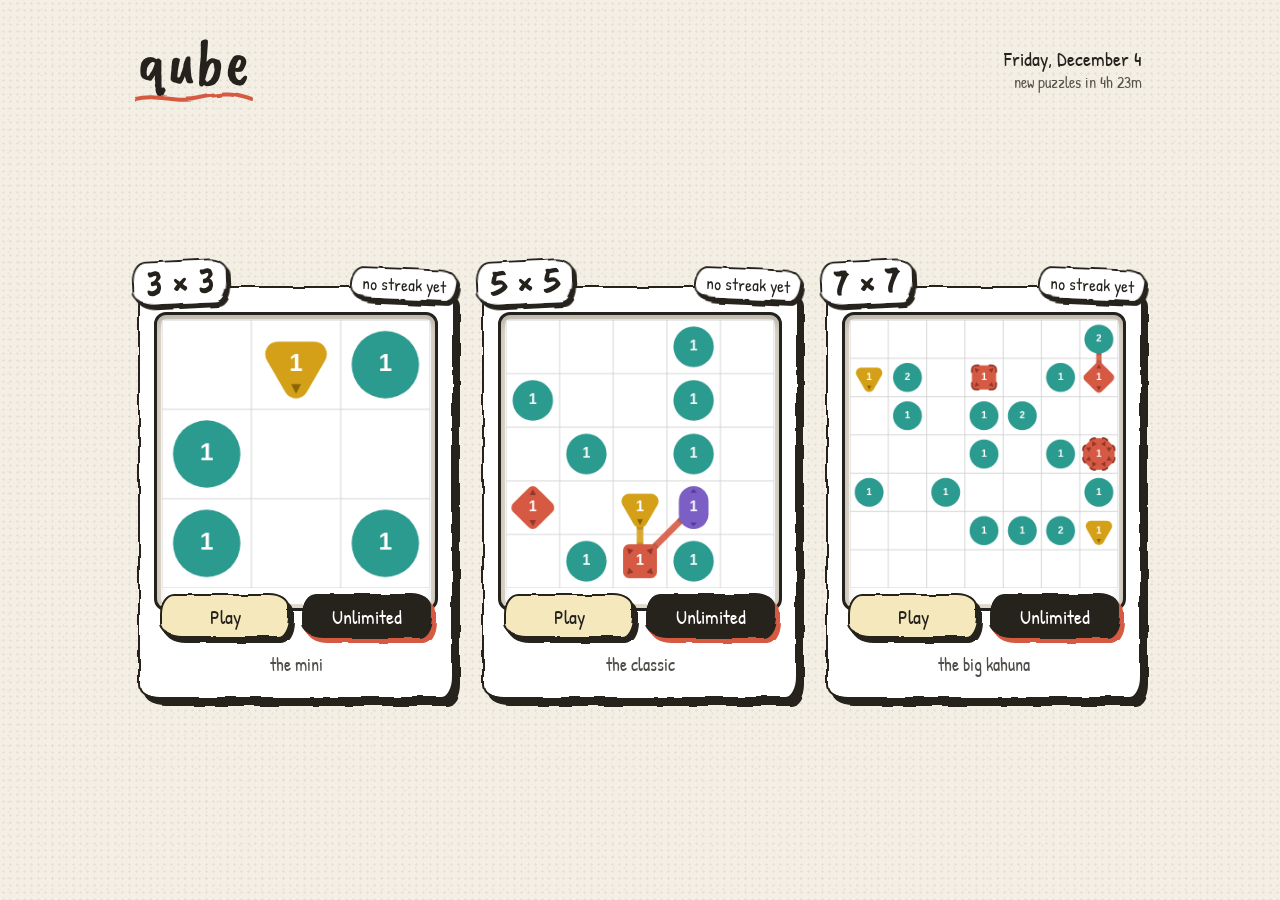
<file: index.html>
<!DOCTYPE html>
<html lang="en">
<head>
    <meta charset="UTF-8">
    <meta name="viewport" content="width=device-width, initial-scale=1">
    <title>qube</title>
    <link rel="preconnect" href="https://fonts.googleapis.com">
    <link rel="preconnect" href="https://fonts.gstatic.com" crossorigin>
    <link href="https://fonts.googleapis.com/css2?family=Caveat+Brush&family=Patrick+Hand&display=swap" rel="stylesheet">
    <link rel="stylesheet" href="paper.css">
</head>
<body class="paper home">
<main class="wrap">
    <header class="top">
        <h1 class="brand">qube<svg class="ul wob" viewBox="0 0 200 12" preserveAspectRatio="none" aria-hidden="true"><path d="M2 7 C 40 1, 70 12, 110 6 S 170 2, 198 8" fill="none" stroke="#d65a43" stroke-width="4" stroke-linecap="round"/></svg></h1>
        <div class="meta">
            <div id="today"></div>
            <small id="countdown"></small>
        </div>
    </header>
    <section id="cards" class="cards" aria-label="Choose a board size"></section>
</main>
<script type="module" src="home.js"></script>
</body>
</html>
</file>
<file: paper.css>
/* Paper and ink: the look of the home page and the page around the game board.
   The board itself (the canvas) is never styled or wobbled. */

:root {
    --ink: #25221d;
    --paper: #f4efe4;
    --white: #ffffff;
    --coral: #d65a43;
    --green: #2b7a46;
    --font-head: "Caveat Brush", "Segoe Print", "Bradley Hand", cursive;
    --font-body: "Patrick Hand", "Segoe Print", "Bradley Hand", cursive;
    /* the three wobble frames (defined by ink.js) */
    --wobble-1: url(#ink-a);
    --wobble-2: url(#ink-b);
    --wobble-3: url(#ink-c);
    --wobble-step: 0.42s;
}

body.paper {
    margin: 0;
    min-height: 100vh;
    color: var(--ink);
    font-family: var(--font-body), cursive;
    font-size: 18px;
    background-color: var(--paper);
    background-image: radial-gradient(rgba(60, 45, 20, 0.07) 1px, transparent 1.2px), radial-gradient(rgba(60, 45, 20, 0.04) 1px, transparent 1.2px);
    background-size: 7px 7px, 11px 11px;
    background-position: 0 0, 3px 4px;
}

body.paper * {
    box-sizing: border-box;
}

body.paper a {
    color: inherit;
    text-decoration: none;
}

/* ---------- the wobble ---------- */

@keyframes boil {
    0% { filter: var(--wobble-1); }
    33.4% { filter: var(--wobble-2); }
    66.8% { filter: var(--wobble-3); }
    100% { filter: var(--wobble-1); }
}

.wob {
    filter: var(--wobble-1);
    animation: boil calc(var(--wobble-step) * 3) steps(1) infinite;
}

@media (prefers-reduced-motion: reduce) {
    .wob {
        animation: none;
    }
}

/* ---------- raised pieces ----------
   A raised piece (.up) is its content over a `.line` layer: a hard shadow and
   a face with an inked edge. Only the `.line` layer wobbles. */

.up {
    position: relative;
    isolation: isolate;   /* the .line layer sits behind this piece's own content, never behind the page */
    --sx: 4px;
    --sy: 5px;
    --face: var(--white);
    --edge: var(--ink);
    --shade: var(--ink);
    border-radius: 14px 20px 13px 22px / 20px 13px 22px 14px;
}

.up > .line {
    position: absolute;
    inset: 0;
    z-index: -1;
    border-radius: inherit;
    pointer-events: none;
}

.up > .line::before,
.up > .line::after {
    content: "";
    position: absolute;
    inset: 0;
    border-radius: inherit;
}

.up > .line::before {
    background: var(--shade);
    transform: translate(var(--sx), var(--sy));
}

.up > .line::after {
    background: var(--face);
    border: 2.6px solid var(--edge);
}

.up.fill {
    --face: var(--ink);
    --shade: var(--coral);
    color: var(--white);
}

/* Play, while the day is still to be won: a pale tint of the starter-piece yellow, so it is the button the eye
   goes to. Once won, the button (now Review) goes back to plain white. */
.up.unsolved {
    --face: #f5e8bd;
}

.up.flat {
    --sx: 0px;
    --sy: 0px;
}

.up.flat > .line::before {
    display: none;
}

/* ---------- buttons and pills ---------- */

.btn,
.pill {
    appearance: none;
    border: 0;
    background: none;
    font: inherit;
    color: inherit;
    text-align: center;
    cursor: pointer;
    display: inline-block;
}

.btn {
    padding: 9px 12px 8px;
    font-size: 20px;
    --sx: 4px;
    --sy: 5px;
}

.pill {
    padding: 5px 18px 6px;
    font-size: 20px;
    --sx: 3px;
    --sy: 4px;
}

.btn:disabled {
    cursor: default;
    opacity: 0.5;
}

.btn:focus-visible,
.pill:focus-visible,
.pool-node:focus-visible,
body.paper a:focus-visible {
    outline: 3px solid var(--coral);
    outline-offset: 4px;
}

/* ---------- the page frame ---------- */

.wrap {
    max-width: 1060px;
    margin: 0 auto;
    padding: 30px 28px 48px;
}

/* the home page: the header at the top, the three cards centered in the space
   that is left, and the note at the bottom */
body.home .wrap {
    min-height: 100vh;
    display: flex;
    flex-direction: column;
}

body.home .cards {
    margin-block: auto;
}

.top {
    display: flex;
    align-items: flex-end;
    justify-content: space-between;
    gap: 16px;
    margin-bottom: 38px;
}

.brand {
    margin: 0;
    font: 400 64px/1 var(--font-head);
    letter-spacing: 1px;
    position: relative;
    display: inline-block;
}

.brand .ul {
    position: absolute;
    left: -4px;
    right: -4px;
    bottom: -10px;
    width: calc(100% + 8px);
    height: 12px;
}

.meta {
    text-align: right;
    line-height: 1.35;
    font-size: 20px;
}

.meta small {
    display: block;
    font-size: 16px;
    opacity: 0.75;
}

/* ---------- home: the three mode cards ---------- */

.cards {
    display: grid;
    grid-template-columns: repeat(3, 1fr);
    gap: 34px 28px;
}

.card {
    padding: 26px 16px 22px;
    --sx: 6px;
    --sy: 7px;
}

/* the board: a little screen set into the card */
.screen {
    position: relative;
    background: var(--white);
    border: 3px solid var(--ink);
    border-radius: 12px;
    padding: 5px 5px 20px;   /* a thicker chin: the buttons overlap it, not the board */
    box-shadow: inset 0 5px 12px rgba(0, 0, 0, 0.22), inset 0 0 0 4px #e6e0d2;
}

.screen canvas {
    display: block;
    width: 100%;
    height: auto;
}

/* tags that float above the screen */
.tag {
    position: absolute;
    z-index: 3;
    --sx: 3px;
    --sy: 4px;
}

.tag.size {
    left: -6px;
    top: -26px;
    padding: 2px 14px 3px;
    font: 400 38px/1.05 var(--font-head);
    transform: rotate(-3deg);
}

.tag.streak {
    right: -4px;
    top: -18px;
    padding: 5px 12px;
    font-size: 17px;
    display: flex;
    align-items: center;
    gap: 5px;
    transform: rotate(2.5deg);
}

/* a streak is one flame with the numeral inside it: no pill, just the flame */
.tag.streak.has-roman {
    font: 400 28px/1.15 var(--font-head);
    letter-spacing: 1px;
    top: -44px;
    right: -6px;
    min-width: 54px;
    height: 68px;
    padding: 0 13px 13px;
    box-sizing: border-box;
    justify-content: center;
    align-items: flex-end;
    transform: rotate(2deg);
}

/* from V (five days) up the flame is full size */
.tag.streak.has-roman.big {
    top: -54px;
    min-width: 68px;
    height: 86px;
    padding: 0 16px 16px;
}

.tag.streak.has-roman.big .num {
    font-size: 31px;
}

.tag.streak.has-roman > .line {
    display: none;
}

.tag.streak .flame {
    position: absolute;
    inset: 0;
    z-index: 0;
    pointer-events: none;
}

.tag.streak .flame svg {
    display: block;
    width: 100%;
    height: 100%;
    overflow: visible;
}

.tag.streak .num {
    position: relative;
    z-index: 1;
    font-size: 25px;
    line-height: 1;
}

.flame path {
    stroke: var(--ink);
    stroke-linejoin: round;
    stroke-width: 2.4;
    vector-effect: non-scaling-stroke;
}

.flame .shadow { fill: var(--ink); }
.flame .outer { fill: var(--coral); }
.flame .middle { fill: #ec8a3b; stroke-width: 0; }
.flame .core { fill: #f6c453; stroke-width: 0; }

.flame .outer, .flame .middle, .flame .core {
    transform-box: fill-box;
    transform-origin: 50% 100%;
    animation: flicker 0.84s steps(1) infinite;
}

.tag.streak.blue .flame .outer { fill: #3f7fd6; }
.tag.streak.blue .flame .middle { fill: #6fb1f2; }
.tag.streak.blue .flame .core { fill: #d8eeff; }
.flame path.middle { animation-delay: -0.28s; }
.flame path.core { animation-delay: -0.56s; }

@keyframes flicker {
    0% { transform: scale(1, 1) skewX(0deg); }
    33.4% { transform: scale(0.96, 0.9) skewX(-3deg); }
    66.8% { transform: scale(1.03, 1.05) skewX(3deg); }
    100% { transform: scale(1, 1) skewX(0deg); }
}

@media (prefers-reduced-motion: reduce) {
    .flame .outer, .flame .middle, .flame .core { animation: none; }
}

.card .btns {
    display: flex;
    gap: 12px;
    margin-top: -17px;
    padding: 0 6px;
    position: relative;
    z-index: 3;
}

.card .btns .btn {
    flex: 1;
}

.card .sub {
    margin: 14px 0 0;
    text-align: center;
    opacity: 0.8;
}

.foot {
    margin-top: 44px;
    text-align: center;
    font-size: 16px;
    opacity: 0.7;
}

/* ---------- narrow screens ---------- */

@media (max-width: 860px) {
    .cards {
        grid-template-columns: 1fr;
        max-width: 400px;
        margin: 0 auto;
        gap: 50px;
    }

    .brand {
        font-size: 52px;
    }
}

@media (max-width: 520px) {
    .top {
        flex-direction: column;
        align-items: flex-start;
    }

    .meta {
        text-align: left;
    }
}
</file>
<file: style.css>
body {
    font-family: sans-serif;
    user-select: none;
    -webkit-user-select: none;
}

#game-container {
    display: flex;
    gap: 24px;
    align-items: flex-start;
    padding: 20px;
}

#canvas {
    touch-action: none;
    image-rendering: pixelated;
    -webkit-user-drag: none;
}

#canvas-container {
    text-align: center;
}

#pool {
    display: flex;
    gap: 8px;
    justify-content: center;
    margin-top: 12px;
    min-height: 52px;
}

.pool-node {
    width: 52px;
    height: 52px;
    cursor: grab;
    user-select: none;
    touch-action: none;
}

.pool-node canvas {
    display: block;
    pointer-events: none;
}

.pool-node.dragging {
    opacity: 0.3;
}

#side-panel {
    width: 260px;
    display: flex;
    flex-direction: column;
    gap: 12px;
}

#summary-panel {
    border: 1px solid #d3d3d3;
    border-radius: 4px;
    padding: 10px;
    font-size: 14px;
    box-sizing: border-box;
    height: 134px;
    overflow: auto;
}

#result-banner {
    border-radius: 4px;
    padding: 10px;
    font-weight: bold;
    text-align: center;
}

#result-banner.hidden {
    display: none;
}

#result-banner.win {
    background: #d4f7d4;
    color: #1a7a1a;
}

#result-banner.lose {
    background: #f7d4d4;
    color: #a11a1a;
}

#controls {
    display: flex;
    gap: 8px;
}

#controls button {
    flex: 1;
    padding: 8px 6px;
    font-size: 14px;
    white-space: nowrap;
    cursor: pointer;
}

/* "Show Solution" is the longer label, so it gets a little more of the row */
#controls #run-button {
    flex: 0.8;
}

#controls #solution-button {
    flex: 1.3;
}

#controls button:disabled {
    cursor: default;
    opacity: 0.5;
}

#view-controls {
    display: flex;
    gap: 4px;
    justify-content: flex-end;
    margin-top: 8px;
}

.speed-button {
    display: flex;
    align-items: center;
    justify-content: center;
    padding: 4px 10px;
    color: #555;
    background: #e6e6e6;
    border: 1px solid #c4c4c4;
    border-radius: 4px;
    cursor: pointer;
}

.speed-button.selected {
    background: #8a8a8a;
    border-color: #6b6b6b;
    color: #fff;
}

#drag-ghost {
    position: fixed;
    left: 0;
    top: 0;
    pointer-events: none;
    z-index: 10;
    filter: drop-shadow(0 8px 6px rgba(0, 0, 0, 0.3));
    will-change: transform;   /* its own layer: the piece keeps up with the mouse on a zoomed page */
}

/* The clear board icon sits between Back and Next. */
#hand-controls {
    display: flex;
    gap: 8px;
    align-items: center;
    justify-content: center;
}

.icon-button {
    display: flex;
    align-items: center;
    justify-content: center;
    padding: 4px 12px;
}

/* dots toggle on the left, speeds pushed to the right */
.dots-menu-wrap {
    position: relative;
    margin-left: auto;
}

.dots-menu {
    position: absolute;
    top: calc(100% + 6px);
    right: 0;
    min-width: 116px;
    padding: 4px;
    background: #fff;
    border: 1px solid #c4c4c4;
    border-radius: 6px;
    box-shadow: 0 4px 12px rgba(0, 0, 0, 0.2);
    z-index: 6;
}

.dots-menu[hidden] {
    display: none;
}

.dots-menu button {
    display: block;
    width: 100%;
    padding: 6px 10px 6px 24px;
    position: relative;
    text-align: left;
    font-size: 13px;
    color: #444;
    background: none;
    border: none;
    border-radius: 4px;
    cursor: pointer;
}

.dots-menu button:hover,
.dots-menu button:focus-visible {
    background: #ececec;
}

/* a check mark beside the current choice */
.dots-menu button[aria-checked="true"] {
    font-weight: bold;
}

.dots-menu button[aria-checked="true"]::before {
    content: "\2713";
    position: absolute;
    left: 8px;
}

/* the dots button's tooltip hugs the right edge, and hides while the menu is open */
.dots-menu-wrap > button[data-tip]::after {
    left: auto;
    right: 0;
    transform: translateY(2px);
}

.dots-menu-wrap > button[data-tip]:hover::after,
.dots-menu-wrap > button[data-tip]:focus-visible::after {
    transform: translateY(0);
}

.dots-menu-wrap > button[aria-expanded="true"]::after {
    display: none;
}

/* Back on the left, Next/New on the right, and the clear icon always dead
   center (equal side columns), so it lines up with the board and the hand. */
#nav-controls {
    display: grid;
    grid-template-columns: 1fr auto 1fr;
    align-items: center;
    margin-top: 8px;
}

#nav-controls #back-button {
    justify-self: start;
}

.nav-button {
    padding: 4px 14px;
    font-size: 13px;
    color: #555;
    background: #e6e6e6;
    border: 1px solid #c4c4c4;
    border-radius: 4px;
    cursor: pointer;
}

.nav-button:disabled {
    opacity: 0.45;
    cursor: default;
}

.help-button {
    font-weight: bold;
    font-size: 14px;
    min-width: 30px;
}

/* Little tooltips for the help / display / speed buttons (data-tip). */
button[data-tip] {
    position: relative;
}

button[data-tip]::after {
    content: attr(data-tip);
    position: absolute;
    bottom: calc(100% + 8px);
    left: 50%;
    transform: translateX(-50%) translateY(2px);
    padding: 4px 8px;
    border-radius: 5px;
    background: #333;
    box-shadow: 0 2px 6px rgba(0, 0, 0, 0.25);
    color: #fff;
    font-size: 12px;
    font-weight: normal;
    line-height: 1.2;
    white-space: nowrap;
    pointer-events: none;
    opacity: 0;
    /* hiding: no delay, very quick */
    transition: opacity 0.05s ease, transform 0.05s ease;
    z-index: 5;
}

button[data-tip]:hover::after,
button[data-tip]:focus-visible::after {
    opacity: 1;
    transform: translateX(-50%) translateY(0);
    /* showing: a barely-there delay so it doesn't flash when sweeping across */
    transition: opacity 0.08s ease 0.04s, transform 0.08s ease 0.04s;
}

/* the rightmost button's tip is right-aligned so it stays on screen */
#view-controls button[data-tip]:last-child::after {
    left: auto;
    right: 0;
    transform: translateY(2px);
}

#view-controls button[data-tip]:last-child:hover::after,
#view-controls button[data-tip]:last-child:focus-visible::after {
    transform: translateY(0);
    transition: opacity 0.08s ease 0.04s, transform 0.08s ease 0.04s;
}

.nav-button .button-icon {
    display: inline-block;
    vertical-align: -2px;
    margin-right: 4px;
}

#forward-controls {
    display: flex;
    gap: 8px;
    justify-self: end;
}

.summary-title {
    font-weight: bold;
    font-size: 15px;
    margin-bottom: 4px;
}

.summary-facts {
    margin: 0 0 6px;
    padding-left: 18px;
}

.summary-facts li {
    margin-bottom: 2px;
}

.summary-description {
    margin: 0;
}

/* the ? sits at the end of the Run / Show Solution row, narrower than they are */
#controls #help-button {
    flex: none;
    width: 34px;
    padding: 8px 0;
    font-weight: bold;
}

#controls button[data-tip]:last-child::after {
    left: auto;
    right: 0;
    transform: translateY(2px);
}

#controls button[data-tip]:last-child:hover::after,
#controls button[data-tip]:last-child:focus-visible::after {
    transform: translateY(0);
}
</file>
<file: play.css>
/* The game page: the page around the board takes the paper-and-ink look.
   The canvas (the board, pieces and beams) is not restyled. */

body.play [hidden] {
    display: none !important;
}

/* set by game.js (the board's frame width; how many hand tiles go in a row);
   these are the defaults for before it does */
body.play {
    --board-w: 420px;
    --per-row: 99;
}

/* ---------- top bar ---------- */

body.play .bar {
    display: flex;
    align-items: center;
    gap: 16px;
    max-width: 1060px;
    margin: 0 auto;
    --bar-pad-t: 24px;
    --bar-pad-r: 28px;
    padding: var(--bar-pad-t) var(--bar-pad-r) 4px 28px;
}

body.play .bar .title {
    flex: 1;
    margin: 0;
    font: 400 40px/1 var(--font-head);
}

body.play .bar .home-link {
    display: inline-flex;
    align-items: center;
    justify-content: center;
    min-width: 46px;
    padding: 5px 12px 6px;
}

body.play .bar .home-link svg {
    display: block;
}

body.play .burger-button,
body.play .burger-tray {
    display: none;
}

body.play .bar .help-button {
    min-width: 46px;
    font-size: 24px;
    font-weight: normal;
}

/* the ? sits at the top right edge, so its tip drops below it and is
   right-aligned to stay on screen */
body.play .bar .help-button[data-tip]::after {
    top: calc(100% + 10px);
    bottom: auto;
    left: auto;
    right: 0;
    transform: translateY(-2px);
}

body.play .bar .help-button[data-tip]:hover::after,
body.play .bar .help-button[data-tip]:focus-visible::after {
    transform: translateY(0);
}

/* the dots menu sits by the ?, so its tip drops below and stays on screen */
body.play .bar .dots-menu-wrap > button[data-tip]::after {
    top: calc(100% + 10px);
    bottom: auto;
}

/* the dots choices: a raised paper card with the same wobbling ink outline as the buttons */
body.play .dots-menu {
    position: absolute;   /* (.up would make it relative) */
    --face: var(--white);
    --sx: 3px;
    --sy: 4px;
    min-width: 150px;
    padding: 8px 8px;
    background: none;
    border: 0;
    box-shadow: none;
}

body.play .dots-menu button {
    padding: 7px 10px 7px 30px;
    font: 400 19px/1.1 var(--font-body), cursive;
    color: var(--ink);
    border-radius: 10px;
    white-space: nowrap;
}

body.play .dots-menu button:hover,
body.play .dots-menu button:focus-visible {
    background: rgba(37, 34, 29, 0.08);
    outline: none;
}

body.play .dots-menu button[aria-checked="true"] {
    font-weight: normal;
    color: var(--green);
}

body.play .dots-menu button[aria-checked="true"]::before {
    left: 9px;
    font-size: 19px;
}

/* ---------- layout ---------- */

body.play #game-container {
    max-width: 1060px;
    margin: 0 auto;
    padding: 24px 28px 56px;
    gap: 44px;
    justify-content: center;
}

/* the board sits in its bezel, like a little screen */
body.play .screen {
    width: fit-content;
    margin: 0 auto;
    padding: 7px;
}

/* only restores the canvas's intrinsic size inside the bezel */
body.play .screen canvas {
    width: auto;
    height: auto;
}

body.play #nav-controls {
    margin-top: 16px;
}

/* the clear button stays in the middle column even when Back/New are hidden */
body.play #hand-controls {
    grid-column: 2;
}

/* the hand */
body.play #hand-row {
    display: flex;
    align-items: center;
    justify-content: center;
    margin-top: 18px;
}

/* the speed buttons and the eraser, in a row under the board on narrow screens */
body.play #board-tools {
    display: flex;
    align-items: center;
    justify-content: space-between;
    margin-top: 12px;
}

body.play #info-row {
    display: none;
}

body.play .play-icon {
    display: none;
}

body.play #board-tools:empty {
    display: none;
}

body.play #board-tools .speed-button,
body.play #board-tools .nav-button {
    font-family: var(--font-body), cursive;
    font-size: 17px;
    color: var(--ink);
    background: var(--white);
    border: 2.4px solid var(--ink);
    border-radius: 12px 16px 11px 17px / 16px 11px 17px 12px;
    box-shadow: 2px 3px 0 var(--ink);
}

body.play #board-tools .speed-button.selected {
    color: var(--white);
    background: var(--ink);
}

/* ---------- the hand: raised tiles ---------- */

body.play #pool {
    gap: 12px;
    min-height: 62px;
    margin-top: 0;
}

body.play .pool-node {
    width: 62px;
    height: 62px;
    padding: 5px;
    --sx: 3px;
    --sy: 4px;
}

/* the place a piece left when it was pulled out of the hand */
body.play .pool-slot {
    width: 62px;
    height: 62px;
    border: 2.4px dashed rgba(37, 34, 29, 0.28);
    border-radius: 14px 20px 13px 22px / 20px 13px 22px 14px;
}

/* ---------- side panel ---------- */

body.play #summary-box {
    margin: 0 6px 6px 0;
}

body.play #summary-panel {
    border: 0;
    border-radius: 0;
    padding: 14px 16px;
    height: 140px;
    font-size: 18px;
}

body.play #controls {
    flex-wrap: wrap;
    gap: 14px;
    margin: 0 6px 6px 0;   /* the same width as the description box, with room for the shadow */
}

body.play #controls button {
    font-family: var(--font-body), cursive;
    font-size: 20px;
    padding: 9px 8px 8px;
}

/* makes room for the button's shadow */
body.play #controls #run-button,
body.play #controls #solution-button {
    flex: 1 1 100%;
}

/* after a win: Try again and Next split the row */
body.play #retry-button[hidden] {
    display: none;
}

body.play #controls:has(#retry-button:not([hidden])) #retry-button,
body.play #controls:has(#retry-button:not([hidden])) #run-button {
    flex: 1 1 0;
}

/* the result takes the description's place until the player moves on */
body.play #summary-box:has(+ #result-banner:not(.hidden)) {
    display: none;
}

body.play #result-banner.hidden {
    display: none;
}

body.play #result-banner {
    min-height: 140px;
    box-sizing: border-box;
    display: flex;
    align-items: center;
    justify-content: center;
    text-align: center;
    background: none;
    padding: 12px 14px;
    font-weight: normal;
    font-size: 21px;
    margin: 0 6px 6px 0;
    border-radius: 14px 20px 13px 22px / 20px 13px 22px 14px;
}

/* the share button sits at the end of the result text, on narrow screens only (on the web it is beside the solutions) */
body.play #result-banner .share-button {
    display: none;
    --sx: 2px;
    --sy: 3px;
    aspect-ratio: auto;
    width: 36px;
    height: 36px;
    min-width: 36px;
    align-self: center;
    margin-left: 10px;
    border-radius: 50%;
    color: var(--ink);
}

body.play #result-banner.win {
    background: none;
    color: var(--green);
}

body.play #result-banner.lose {
    background: none;
    color: var(--coral);
}

/* ---------- smaller controls: inked, but still (no wobble) ---------- */

body.play #nav-controls .nav-button,
body.play #solution-button,
body.play .speed-button {
    font-family: var(--font-body), cursive;
    font-size: 17px;
    color: var(--ink);
    background: var(--white);
    border: 2.4px solid var(--ink);
    border-radius: 12px 16px 11px 17px / 16px 11px 17px 12px;
    box-shadow: 2px 3px 0 var(--ink);
}

body.play #solution-button {
    font-size: 19px;
}

body.play .speed-button.selected {
    color: var(--white);
    background: var(--ink);
    filter: none;
}

body.play #nav-controls .nav-button:focus-visible,
body.play #solution-button:focus-visible,
body.play .speed-button:focus-visible {
    outline: 3px solid var(--coral);
    outline-offset: 3px;
}

/* ---------- narrow screens ---------- */

@media (max-width: 860px) {
    body.play #game-container {
        flex-direction: column;
        align-items: center;
        gap: 16px;
        padding: 16px 8px 40px;
    }

    /* the board shrinks to fit the screen (game.js maps taps back to board pixels) */
    body.play #canvas-container {
        width: 100%;
        max-width: 100%;
    }

    body.play .screen {
        max-width: 100%;
        box-sizing: border-box;
    }

    body.play .screen canvas#canvas {
        max-width: 100%;
        height: auto;
        image-rendering: auto;   /* smooth when scaled down, not blocky */
    }

    /* the description (or the result that replaces it) goes above the board,
       and the rest of the side panel stays below it */
    body.play #side-panel {
        display: contents;
    }

    body.play #result-banner .share-button {
        display: inline-flex;
    }

    /* every row is as wide as the board; the 4px on the right leaves room for the buttons' shadows */
    body.play #controls {
        width: min(100%, var(--board-w, 420px));
        margin: 0 auto 6px;
        padding-right: 4px;
        box-sizing: border-box;
    }

    /* the description (or the result that replaces it) with the play button beside it, above the board */
    body.play #info-row {
        display: flex;
        align-items: stretch;
        gap: 12px;
        width: min(100%, var(--board-w, 420px));   /* as wide as the board */
        margin: 0 auto 14px;
        padding-right: 4px;
        box-sizing: border-box;
    }

    body.play #info-row #summary-box {
        text-align: left;   /* the board's column is centered; the description reads from the left */
    }

    body.play #info-row #summary-box,
    body.play #info-row #result-banner {
        flex: 1 1 0;
        min-width: 0;
        margin: 0 0 6px 0;
    }

    /* the buttons beside the result: the play button, or after a win Next with Try again stacked under it */
    body.play #info-actions {
        flex: none;
        width: 64px;
        display: flex;
        flex-direction: column;
        gap: 8px;
        margin: 0 0 6px 0;
    }

    body.play #info-actions:has(#retry-button:not([hidden])) {
        width: 96px;
    }

    body.play #info-actions #run-button,
    body.play #info-actions #retry-button {
        flex: 1 1 0;
        min-width: 0;
        margin: 0;
        display: flex;
        align-items: center;
        justify-content: center;
        gap: 6px;
        font-family: var(--font-body), cursive;
        font-size: 17px;
        padding: 4px 6px;
    }

    body.play #info-actions #run-button .play-icon {
        display: none;   /* the play icon is only for Run; Next and Try again are words */
    }

    body.play #info-actions #run-button[data-label="Run"] .play-icon {
        display: block;
    }

    /* "Run" shows as just the play icon; other labels (Next, Try Again...) show as words */
    body.play #info-actions #run-button[data-label="Run"] #run-label {
        display: none;
    }

    body.play #board-tools {
        width: min(100%, var(--board-w, 420px));
        margin-inline: auto;
        padding-right: 4px;
        box-sizing: border-box;
        --tool-h: 36px;   /* the solutions are just bubbles, as tall as the buttons beside them */
    }

    body.play #board-tools #view-controls {
        margin: 0;
        justify-content: flex-start;
    }

    /* the solutions, as just their bubbles (no box around them) */
    body.play #board-tools .speed-button,
    body.play #board-tools .nav-button {
        height: var(--tool-h);
        box-sizing: border-box;
    }

    body.play #board-tools #ways-box {
        flex: 0 1 auto;
        min-width: 0;
        margin: 0 6px;
        background: none;
        border: 0;
        box-shadow: none;
    }

    body.play #board-tools #ways-box > .line {
        display: none;
    }

    body.play #board-tools #ways {
        padding: 0;
        gap: 6px;
    }

    body.play #board-tools .way-unit {
        display: none;   /* room is tight: just the number */
    }

    body.play #board-tools .way {
        height: var(--tool-h);
        min-width: var(--tool-h);
        font-size: 16px;
        border-radius: calc(var(--tool-h) / 2);
    }

    /* a found solution is a small green check, not a full-height bubble */
    body.play #board-tools .way.found {
        width: 28px;
        min-width: 28px;
        height: 28px;
        font-size: 17px;
        align-self: center;
    }

    body.play #board-tools .ways-label {
        display: none;
    }

    body.play #summary-panel {
        height: 84px;
        padding: 8px 12px;
        font-size: 15px;
    }

    body.play #summary-panel .summary-title {
        font-size: 16px;
        margin-bottom: 4px;
    }

    body.play #hand-row {
        margin-top: 6px;
        width: min(100%, var(--board-w, 420px));
        margin-inline: auto;
        padding-right: 4px;
        box-sizing: border-box;
    }

    /* a big hand (7x7) keeps full-size tiles and wraps to two rows */
    body.play #pool {
        flex-wrap: wrap;
        gap: 8px;
        max-width: calc(var(--per-row, 99) * 70px - 8px);
    }

    body.play #result-banner {
        min-height: 84px;
        padding: 8px 12px;
        font-size: 17px;
    }
}

/* ---------- share ---------- */

body.play #toast {
    position: fixed;
    left: 50%;
    bottom: 28px;
    z-index: 40;
    padding: 10px 18px;
    font: 400 18px/1 var(--font-body), cursive;
    color: var(--paper);
    background: var(--ink);
    transform: translate(-50%, 20px);
    opacity: 0;
    pointer-events: none;
    transition: opacity 0.2s ease, transform 0.25s ease;
}

body.play #toast.show {
    opacity: 1;
    transform: translate(-50%, 0);
}

/* ---------- ways to solve the daily ---------- */

/* on the web the box just fades in; game.js slides Run/Next down to make room */
@media (min-width: 861px) {
    body.play #ways-wrap:not([hidden]) {
        animation: ways-fade 0.15s ease-out;
    }
}

@keyframes ways-fade {
    from { opacity: 0; }
    to   { opacity: 1; }
}

/* the share button: as tall as the solutions box, and square */
body.play .share-button {
    display: inline-flex;
    align-items: center;
    justify-content: center;
    flex: none;
    align-self: stretch;
    aspect-ratio: 1;
    min-width: 44px;
    padding: 0;
    margin: 0;
    border-radius: 14px 18px 13px 19px / 18px 13px 19px 14px;
}

/* in the narrow layout the share button is in the result box instead */
body.play #board-tools #ways-wrap {
    margin: 0 6px;
    min-width: 0;
}

body.play #board-tools .share-button {
    display: none;
}


body.play #result-text {
    white-space: pre-line;   /* a win can say several things, one per line */
}

/* the solutions box with the share button on its right, as tall as the box */
body.play #ways-wrap {
    display: flex;
    align-items: stretch;
    gap: 10px;
    margin: 0 6px 6px 0;
}

body.play #ways-wrap #ways-box {
    flex: 1 1 0;
    min-width: 0;
    margin: 0;
}

body.play #ways {
    display: flex;
    flex-wrap: wrap;   /* with the share button beside it the box is narrow: the bubbles wrap
                          to a second line rather than squeezing */
    align-items: center;
    gap: 6px 8px;
    padding: 10px 16px;
    font-size: 18px;
}

/* one small bubble per way: filled and ticked once found */
body.play .way {
    flex: none;
    display: inline-flex;
    align-items: center;
    justify-content: center;
    min-width: 24px;
    height: 24px;
    padding: 0 8px;
    box-sizing: border-box;
    border: 2px dashed var(--ink);
    border-radius: 12px;
    font-size: 15px;
    line-height: 1;
    white-space: nowrap;
    opacity: 0.7;
}

/* when every bubble fits on one line, the label gets a line of its own above them; with
   more than fit, the bubbles start beside the label and wrap below (set by game.js) */
@media (min-width: 861px) {
    body.play #ways[data-stack] .ways-label {
        flex: 1 0 100%;
    }
}

body.play .way-unit {
    margin-left: 0.3em;
}

body.play .way.found {
    border-style: solid;
    border-color: var(--green);
    background: var(--green);
    color: #fff;
    padding: 0;
    width: 24px;
    border-radius: 50%;
    opacity: 1;
}


/* ---------- the tutorial card: six little lessons ---------- */

body.play .tutorial-overlay {
    position: fixed;
    inset: 0;
    z-index: 20;
    display: flex;
    padding: 16px;
    overflow-y: auto;            /* a short viewport scrolls the card, shadow and all */
    background: rgba(37, 34, 29, 0.45);
}

/* completing the tutorial: the card swells like a balloon, then bursts into scraps */
body.play .tutorial-overlay[data-closing] {
    pointer-events: none;
}

body.play .tutorial-overlay[data-closing="inflate"] .tutorial-card {
    animation: card-inflate 0.26s ease-in forwards;
}

body.play .tutorial-overlay[data-closing="burst"] {
    animation: overlay-out 0.5s ease-out forwards;
}

body.play .tutorial-overlay[data-closing="burst"] .tutorial-card {
    visibility: hidden;
}

@keyframes card-inflate {
    0%   { transform: scale(1); }
    40%  { transform: scale(1.05); }
    60%  { transform: scale(1.04) rotate(-0.7deg); }
    80%  { transform: scale(1.09) rotate(0.7deg); }
    100% { transform: scale(1.14); }
}

@keyframes overlay-out {
    from { background: rgba(37, 34, 29, 0.45); }
    to   { background: rgba(37, 34, 29, 0); }
}

/* the scraps of the card, and a ring that flashes out where it burst */
body.play .tutorial-shard {
    --dx: 0px;    /* where each scrap flies to and how far it spins: set per scrap by tutorial.js */
    --dy: 0px;
    --rot: 0deg;
    position: fixed;
    z-index: 25;
    border: 2px solid var(--ink);
    transform: translate(-50%, -50%);
    animation: shard-fly 0.5s cubic-bezier(0.2, 0.7, 0.3, 1) forwards;
    pointer-events: none;
}

@keyframes shard-fly {
    0%   { transform: translate(-50%, -50%) scale(1) rotate(0deg); opacity: 1; }
    65%  { opacity: 1; }
    100% { transform: translate(calc(-50% + var(--dx)), calc(-50% + var(--dy))) scale(0.5) rotate(var(--rot)); opacity: 0; }
}

body.play .tutorial-ring {
    position: fixed;
    z-index: 24;
    border: 5px solid var(--paper);
    border-radius: 50%;
    transform: translate(-50%, -50%) scale(0.5);
    opacity: 0.9;
    animation: ring-out 0.35s ease-out forwards;
    pointer-events: none;
}

@keyframes ring-out {
    from { transform: translate(-50%, -50%) scale(0.5); opacity: 0.9; }
    to   { transform: translate(-50%, -50%) scale(1.3); opacity: 0; }
}

body.play .tutorial-card {
    margin: auto;                /* centered, but never cut off at the top when it scrolls */
    width: 100%;
    max-width: 400px;
    padding: 16px 22px 12px;
    --face: var(--paper);
    --sx: 6px;
    --sy: 7px;
    display: flex;
    flex-direction: column;
    align-items: center;
    text-align: center;
}

body.play .tutorial-head {
    align-self: stretch;
    display: flex;
    align-items: center;
    gap: 12px;
}

body.play #tutorial-title {
    flex: 1;
    margin: 0;
    font: 400 34px/1.05 var(--font-head);
    text-align: left;
}

body.play .tutorial-close {
    flex: none;
    padding: 0 11px 2px;
    font-size: 26px;
    line-height: 1.1;
    --sx: 2px;
    --sy: 3px;
}

/* the one line that teaches: the hint, the help, a miss or the win */
body.play #tutorial-hint {
    align-self: stretch;
    margin: 8px 0 12px;
    min-height: 3.75em;          /* three lines, so the board does not jump as the text changes */
    display: flex;
    align-items: center;
    justify-content: center;
    font-size: 22px;
    line-height: 1.25;
}

body.play #tutorial-hint[data-tone="miss"] {
    color: var(--coral);
}

body.play #tutorial-hint[data-tone="win"] {
    color: var(--green);
}

/* the hand piece to drag is lit up in yellow (the board shows the cell it goes to) */
body.play #tutorial-hand .pool-node.hot {
    --face: #fbe39a;
    animation: hot-pulse 1.1s ease-in-out infinite;
}

@keyframes hot-pulse {
    0%, 100% { transform: none; }
    50% { transform: translateY(-3px); }
}

/* a little arrow and text pointing at the dot the skip piece puts on its target */
body.play #tutorial-note {
    position: absolute;
    z-index: 2;
    transform: translate(calc(-100% - 12px), -50%);
    width: 176px;
    padding: 6px 12px 7px 8px;
    box-sizing: border-box;
    font: 400 16px/1.15 var(--font-body), cursive;
    color: var(--ink);
    --face: #fbe39a;
    --sx: 2px;
    --sy: 3px;
    animation: note-in 0.25s ease-out;
}

/* the arrow: a small triangle on the note's right edge, pointing at the dot */
body.play #tutorial-note::after {
    content: "";
    position: absolute;
    right: -12px;
    top: 50%;
    margin-top: -6px;
    border: 6px solid transparent;
    border-left: 8px solid var(--ink);
}

/* the pointer out on the page: "The dots menu!" with an arrow to the button, and a ring around it */
body.play #tutorial-menu-pointer {
    position: fixed;
    z-index: 22;
    padding: 6px 12px 7px;
    transform: translateY(-50%);
    font: 400 17px/1.1 var(--font-body), cursive;
    color: var(--ink);
    white-space: nowrap;
    --face: #fbe39a;
    --sx: 2px;
    --sy: 3px;
    pointer-events: none;
    animation: dim-in 0.2s ease-out;
}

body.play #tutorial-menu-pointer::after {
    content: "";
    position: absolute;
    right: -15px;
    top: 50%;
    margin-top: -6px;
    border: 6px solid transparent;
    border-left: 9px solid var(--ink);
}

body.play #tutorial-menu-ring {
    position: fixed;
    z-index: 21;
    --face: transparent;
    --edge: #d4a017;
    border-radius: 14px;
    pointer-events: none;
    animation: dim-in 0.2s ease-out;
}

body.play #tutorial-menu-ring > .line::after {
    border-style: dashed;
}

body.play #tutorial-menu-pointer.leaving,
body.play #tutorial-menu-ring.leaving {
    animation: dim-out 0.2s ease-in forwards;
}

/* the ? on the board's corner that brings the dot note back */
body.play #tutorial-note-again {
    position: absolute;
    right: -8px;
    bottom: -10px;
    z-index: 2;
    width: 30px;
    height: 30px;
    min-width: 30px;
    padding: 0;
    font: 400 19px/1 var(--font-body), cursive;
    --face: #fbe39a;
    --sx: 2px;
    --sy: 3px;
    border-radius: 50%;
    animation: hot-in 0.2s ease-out;
}

/* the note's button, and the light dim behind the note (a click on it puts the note away) */
body.play .tutorial-note-ok {
    display: block;
    margin: 6px auto 0;
    padding: 2px 14px 3px;
    font: 400 17px/1.2 var(--font-body), cursive;
    --sx: 2px;
    --sy: 3px;
}

body.play #tutorial-dim {
    position: absolute;
    inset: 0;
    z-index: 1;
    border-radius: inherit;
    background: rgba(37, 34, 29, 0.22);
    animation: dim-in 0.2s ease-out;
}

body.play #tutorial-dim.leaving {
    animation: dim-out 0.2s ease-in forwards;
}

body.play #tutorial-note.leaving {
    animation: note-out 0.2s ease-in forwards;
}

@keyframes dim-in {
    from { opacity: 0; }
    to   { opacity: 1; }
}

@keyframes dim-out {
    to { opacity: 0; }
}

@keyframes note-out {
    to { opacity: 0; margin-top: 8px; }
}

/* the yellow boxes over the cells a hand piece goes in: wobbling ink outline, like the card's */
body.play #tutorial-hots {
    position: absolute;
    inset: 0;
    pointer-events: none;
}

body.play .tutorial-hot {
    position: absolute;
    --face: rgba(246, 196, 83, 0.55);
    --edge: #d4a017;
    border-radius: 12px 16px 11px 17px / 16px 11px 17px 12px;
    animation: hot-in 0.2s ease-out;
}

@keyframes hot-in {
    from { opacity: 0; }
    to   { opacity: 1; }
}

body.play .tutorial-pop {
    position: absolute;
    pointer-events: none;
}

body.play .tutorial-hot > .line::after {
    border-style: dashed;
}

@keyframes note-in {
    from { opacity: 0; margin-left: -8px; }
    to   { opacity: 1; margin-left: 0; }
}

body.play .tutorial-screen {
    position: relative;
    width: 100%;
    max-width: 256px;
    padding: 7px;
}

body.play .tutorial-screen canvas {
    width: 100%;
    height: auto;
    touch-action: none;
    -webkit-user-drag: none;
}

body.play #tutorial-hand {
    display: flex;
    gap: 12px;
    justify-content: center;
    align-items: center;
    min-height: 56px;
    margin-top: 14px;
}

body.play #tutorial-hand .pool-node,
body.play #tutorial-hand .pool-slot {
    width: 56px;
    height: 56px;
}

body.play #tutorial-hand .pool-node {
    touch-action: none;
}

body.play .tutorial-hand-empty {
    font-size: 17px;
    opacity: 0.55;
}

body.play .tutorial-actions {
    display: flex;
    gap: 16px;
    justify-content: center;
    margin-top: 16px;
}

body.play .tutorial-actions .pill {
    min-width: 96px;
    padding-top: 8px;
    padding-bottom: 8px;
}

body.play .tutorial-actions .btn {
    min-width: 116px;
}

body.play .tutorial-footer {
    align-self: stretch;
    display: flex;
    align-items: center;
    justify-content: center;
    gap: 16px;
    margin-top: 22px;
}

body.play #tutorial-dots {
    display: flex;
    gap: 7px;
}

body.play .tutorial-dot {
    width: 11px;
    height: 11px;
    border: 2px solid var(--ink);
    border-radius: 50%;
    opacity: 0.45;
}

body.play .tutorial-dot.current {
    opacity: 1;
    background: var(--ink);
}

body.play .tutorial-dot.won {
    opacity: 1;
    background: var(--green);
    border-color: var(--green);
}

body.play .tutorial-dot.won.current {
    border-color: var(--ink);
}

body.play .tutorial-arrow {
    flex: none;
    width: 34px;
    height: 34px;
    padding: 0;
    border-radius: 50%;
    display: inline-flex;
    align-items: center;
    justify-content: center;
    --sx: 2px;
    --sy: 3px;
}

body.play .tutorial-card .pill:disabled {
    cursor: default;
    opacity: 0.4;
}

#tutorial-ghost {
    position: fixed;
    left: 0;
    top: 0;
    z-index: 30;
    pointer-events: none;
    filter: drop-shadow(0 9px 8px rgba(0, 0, 0, 0.3)) drop-shadow(0 2px 2px rgba(0, 0, 0, 0.3));
}

@media (max-width: 420px) {
    body.play .tutorial-card {
        padding: 14px 16px 10px;
    }

    body.play #tutorial-title {
        font-size: 30px;
    }
}

@media (max-width: 420px) {
    body.play .bar {
        --bar-pad-t: 16px;
        --bar-pad-r: 12px;
        padding: var(--bar-pad-t) var(--bar-pad-r) 4px 8px;
        gap: 10px;
    }

}

/* narrow screens: home, title and the hamburger share one row */
@media (max-width: 860px) {
    /* home, title and ? share one row; the dots choices drop down from the ? */
    body.play .bar {
        position: relative;
        --burger-gap: 14px;   /* between the hamburger and the buttons, and between the buttons */
    }

    body.play .bar .title {
        text-align: center;
        font-size: 28px;
        white-space: nowrap;
        min-width: 0;
    }

    /* the ? becomes a hamburger. It turns into an X while a ribbon unrolls to
       its left over the title, holding the dots menu and the ? */
    body.play .bar .help-button {
        display: none;
    }

    body.play .bar .burger-button {
        display: inline-flex;
        align-items: center;
        justify-content: center;
        min-width: 46px;
        padding: 5px 12px 6px;
        position: relative;
        z-index: 8;
    }

    body.play .burger-button svg path {
        fill: none;
        stroke: currentColor;
        stroke-width: 2.4;
        stroke-linecap: round;
        transform-box: fill-box;
        transform-origin: center;
        transition: transform 0.26s cubic-bezier(0.6, -0.28, 0.735, 0.045), opacity 0.12s ease 0.14s;   /* back to a hamburger: the opening, reversed */
    }

    body.play .burger-button[aria-expanded="true"] svg path {
        transition: transform 0.26s cubic-bezier(0.34, 1.56, 0.64, 1), opacity 0.12s ease;   /* into an X: quick, with a little spring */
    }

    body.play .burger-button[aria-expanded="true"] .bb-top {
        transform: translateY(5px) rotate(45deg);
    }

    body.play .burger-button[aria-expanded="true"] .bb-mid {
        transform: scaleX(0);
        opacity: 0;
    }

    body.play .burger-button[aria-expanded="true"] .bb-bot {
        transform: translateY(-5px) rotate(-45deg);
    }

    /* the title is rubbed out as the menu opens (swipe by swipe, toward the left) and
       written back the same way as it closes */
    body.play .bar.menu-open .title {
        animation: title-erase 0.36s ease-in-out forwards;
    }

    body.play .bar.menu-closing .title {
        animation: title-write 0.36s ease-in-out;
    }

    /* the two buttons sit in a row to the left of the hamburger, joined by little
       pixel dashes: the same three squares in each gap */
    body.play .bar .burger-tray {
        display: flex;
        position: absolute;
        inset: 0;
        padding: var(--bar-pad-t) calc(var(--bar-pad-r) + 46px) 4px 0;
        justify-content: flex-end;
        align-items: center;
        pointer-events: none;
        z-index: 7;
    }

    body.play .burger-pop {
        display: flex;
        align-items: center;
        visibility: hidden;
        transition: visibility 0s linear 0.5s;
    }

    body.play .burger-pop[data-open="true"] {
        visibility: visible;
        pointer-events: auto;
        transition: visibility 0s;
    }

    /* a gap: three squares, 2px in from the button's shadow so both sides look even */
    body.play .burger-link {
        flex: none;
        width: var(--burger-gap);
        height: 4px;
        margin-left: 2px;
        background: repeating-linear-gradient(90deg, var(--ink) 0 3px, transparent 3px 5.5px);
        transform-origin: right center;
    }

    /* Closing plays the opening backwards: the farthest button goes first, each one
       pulling back toward the hamburger, and the dashes between them fold away in turn. */
    body.play .burger-pop > * {
        opacity: 0;
        transform: translateX(34px) scale(0.5) rotate(14deg);
        transition: transform 0.3s cubic-bezier(0.6, -0.28, 0.735, 0.045) var(--out, 0s), opacity 0.12s ease calc(var(--out, 0s) + 0.18s);
    }

    body.play .burger-pop > .burger-link {
        opacity: 0;
        transform: scaleX(0);
        transition: transform 0.12s ease-in var(--out, 0s), opacity 0.03s linear calc(var(--out, 0s) + 0.09s);
    }

    body.play .burger-pop[data-open="true"] > * {
        opacity: 1;
        transform: none;
        transition: transform 0.3s cubic-bezier(0.34, 1.7, 0.64, 1) var(--in, 0.1s), opacity 0.12s ease var(--in, 0.1s);
    }

    body.play .burger-pop[data-open="true"] > .burger-link {
        transition: transform 0.12s ease-out var(--in, 0.1s), opacity 0.03s linear var(--in, 0.1s);
    }

    /* opening order (nearest the hamburger first) and closing order (the reverse) */
    body.play .burger-pop > :nth-child(4) { --in: 0.08s; --out: 0.09s; }
    body.play .burger-pop > :nth-child(3) { --in: 0.11s; --out: 0.06s; }
    body.play .burger-pop > :nth-child(2) { --in: 0.14s; --out: 0.03s; }
    body.play .burger-pop > :nth-child(1) { --in: 0.17s; --out: 0s; }

    body.play .burger-pop .dots-menu-wrap {
        margin: 0;
    }

    body.play .burger-pop #dots-menu-button {
        display: inline-flex;
    }

    body.play .burger-item,
    body.play .burger-pop #dots-menu-button {
        height: 34px;
        min-width: 46px;
        box-sizing: border-box;
        align-items: center;
        justify-content: center;
        font-family: var(--font-body), cursive;
        font-size: 22px;
        color: var(--ink);
        background: var(--white);
        border: 2.4px solid var(--ink);
        border-radius: 12px 16px 11px 17px / 16px 11px 17px 12px;
        box-shadow: 2px 3px 0 var(--ink);
        cursor: pointer;
        padding: 0 10px;
    }

    body.play .burger-item {
        display: inline-flex;
    }

    body.play .burger-item:active,
    body.play .burger-pop #dots-menu-button:active {
        transform: translate(1px, 2px);
        box-shadow: 1px 1px 0 var(--ink);
    }

    /* the dots choices hang just under the ribbon */
    body.play .burger-pop .dots-menu {
        top: calc(100% + 12px);
        right: auto;
        left: -8px;
        min-width: 0;
    }
}

/* the title is rubbed out in swipes: the top half, then the bottom half, working left; and written back the same way */
@keyframes title-erase {
    0% { clip-path: polygon(0 -4px, 100% -4px, 100% 50%, 100% 50%, 100% calc(100% + 4px), 0 calc(100% + 4px)); }
    12% { clip-path: polygon(0 -4px, 76% -4px, 76% 50%, 100% 50%, 100% calc(100% + 4px), 0 calc(100% + 4px)); }
    24% { clip-path: polygon(0 -4px, 76% -4px, 76% 50%, 72% 50%, 72% calc(100% + 4px), 0 calc(100% + 4px)); }
    36% { clip-path: polygon(0 -4px, 52% -4px, 52% 50%, 72% 50%, 72% calc(100% + 4px), 0 calc(100% + 4px)); }
    48% { clip-path: polygon(0 -4px, 52% -4px, 52% 50%, 48% 50%, 48% calc(100% + 4px), 0 calc(100% + 4px)); }
    60% { clip-path: polygon(0 -4px, 28% -4px, 28% 50%, 48% 50%, 48% calc(100% + 4px), 0 calc(100% + 4px)); }
    72% { clip-path: polygon(0 -4px, 28% -4px, 28% 50%, 24% 50%, 24% calc(100% + 4px), 0 calc(100% + 4px)); }
    84% { clip-path: polygon(0 -4px, 0% -4px, 0% 50%, 24% 50%, 24% calc(100% + 4px), 0 calc(100% + 4px)); }
    100% { clip-path: polygon(0 -4px, 0% -4px, 0% 50%, 0% 50%, 0% calc(100% + 4px), 0 calc(100% + 4px)); }
}

@keyframes title-write {
    0% { clip-path: polygon(0 -4px, 0% -4px, 0% 50%, 0% 50%, 0% calc(100% + 4px), 0 calc(100% + 4px)); }
    12% { clip-path: polygon(0 -4px, 24% -4px, 24% 50%, 0% 50%, 0% calc(100% + 4px), 0 calc(100% + 4px)); }
    24% { clip-path: polygon(0 -4px, 24% -4px, 24% 50%, 28% 50%, 28% calc(100% + 4px), 0 calc(100% + 4px)); }
    36% { clip-path: polygon(0 -4px, 48% -4px, 48% 50%, 28% 50%, 28% calc(100% + 4px), 0 calc(100% + 4px)); }
    48% { clip-path: polygon(0 -4px, 48% -4px, 48% 50%, 52% 50%, 52% calc(100% + 4px), 0 calc(100% + 4px)); }
    60% { clip-path: polygon(0 -4px, 72% -4px, 72% 50%, 52% 50%, 52% calc(100% + 4px), 0 calc(100% + 4px)); }
    72% { clip-path: polygon(0 -4px, 72% -4px, 72% 50%, 76% 50%, 76% calc(100% + 4px), 0 calc(100% + 4px)); }
    84% { clip-path: polygon(0 -4px, 100% -4px, 100% 50%, 76% 50%, 76% calc(100% + 4px), 0 calc(100% + 4px)); }
    100% { clip-path: polygon(0 -4px, 100% -4px, 100% 50%, 100% 50%, 100% calc(100% + 4px), 0 calc(100% + 4px)); }
}

/* on the web the title sits in the middle of the page, whatever is at either end of the bar */
@media (min-width: 861px) {
    body.play .bar .title {
        position: absolute;
        left: 50%;
        top: var(--bar-pad-t);
        height: 46px;
        display: flex;
        align-items: center;
        transform: translateX(-50%);
        width: max-content;
        max-width: calc(100% - 340px);
    }
}
</file>
